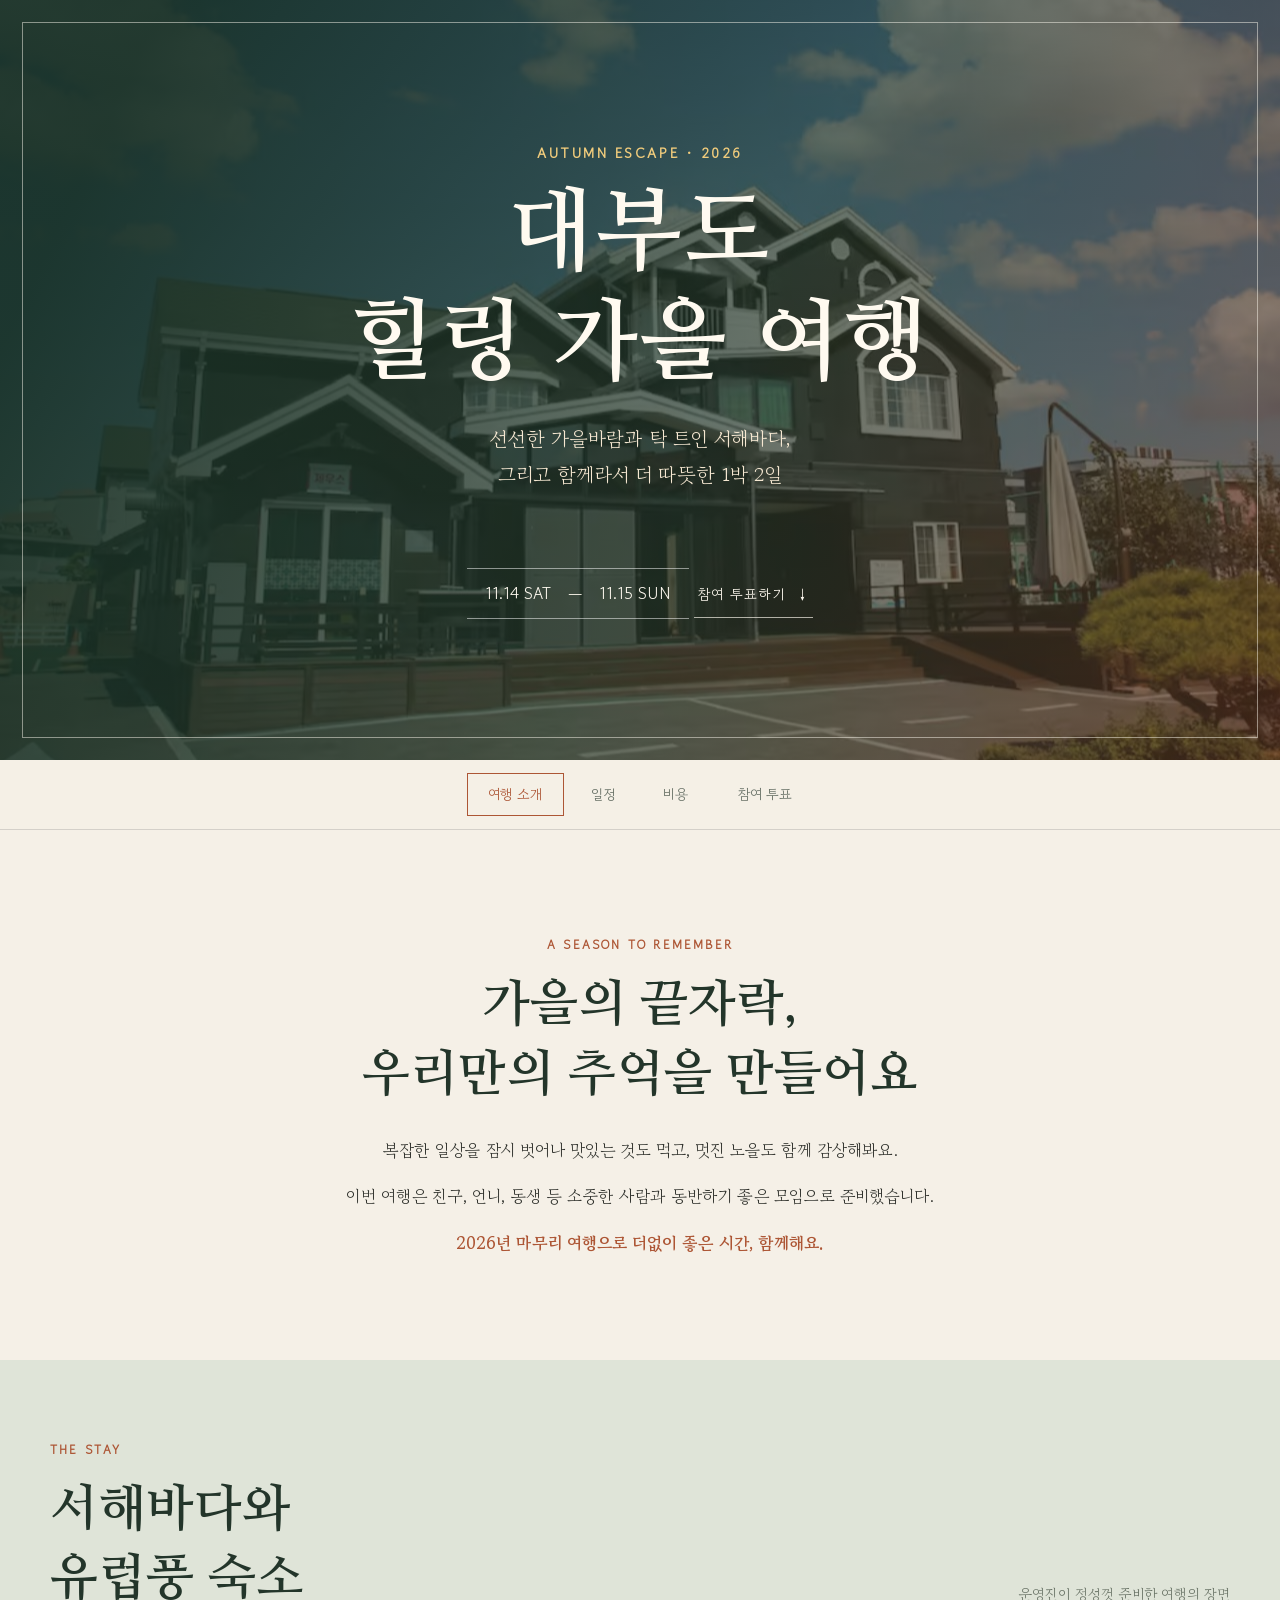
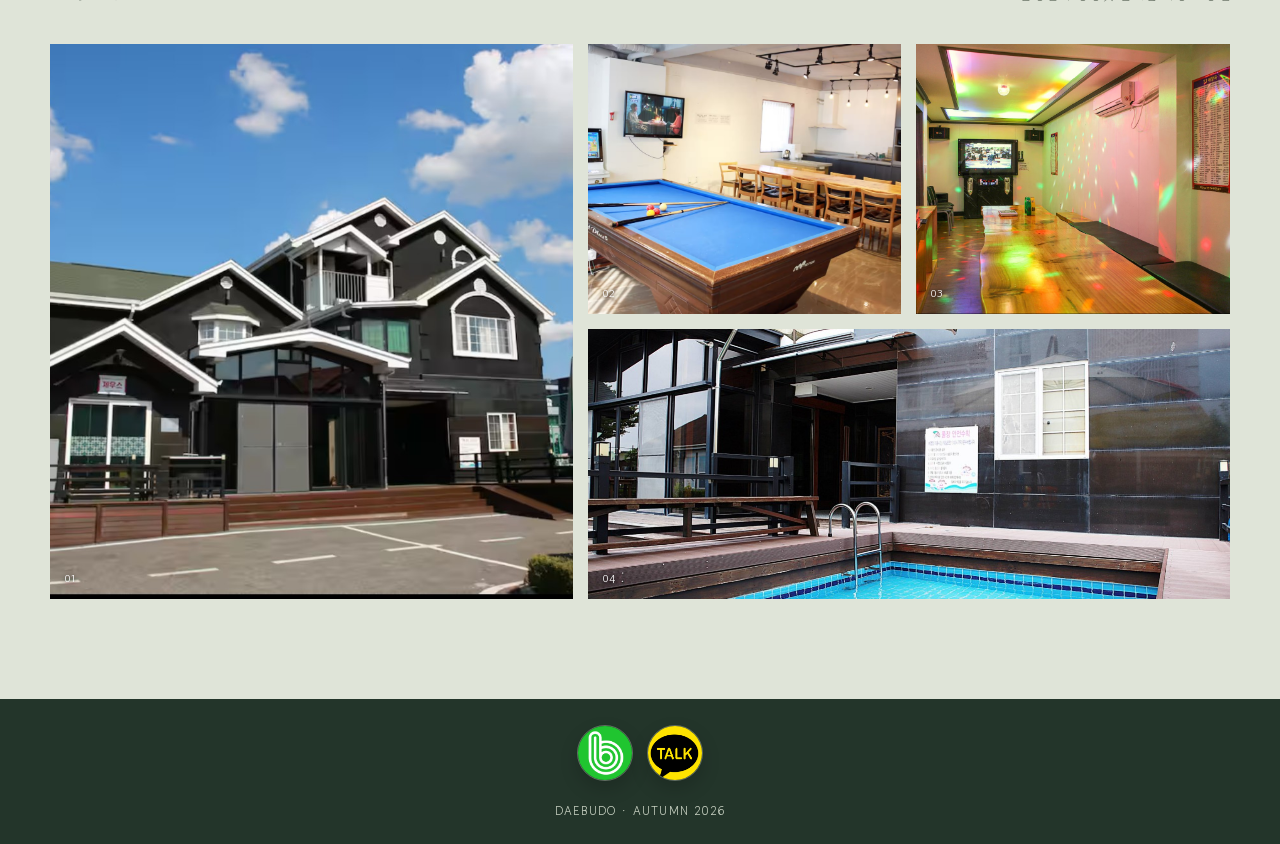
<file: index.html>
<!doctype html>
<html lang="ko">
  <head>
    <meta charset="UTF-8" />
    <meta name="viewport" content="width=device-width, initial-scale=1.0" />
    <meta name="description" content="2026년 11월 대부도 힐링 가을 여행 공지 및 실시간 참여 투표" />
    <meta property="og:type" content="website" />
    <meta property="og:site_name" content="대부도 힐링 가을 여행" />
    <meta property="og:title" content="대부도 힐링 가을 여행" />
    <meta property="og:description" content="2026년 11월 14일(토) ~ 15일(일), 함께하는 서해바다 1박 2일 여행" />
    <meta http-equiv="refresh" content="0; url=./site/" />
    <meta name="robots" content="noindex" />
    <title>대부도 힐링 가을 여행으로 이동 중</title>
    <script>window.location.replace(new URL("./site/", window.location.href).href);</script>
  </head>
  <body><p>공지 및 참여 투표 페이지로 이동합니다. 자동으로 열리지 않으면 <a href="./site/">여기를 누르세요.</a></p></body>
</html>
</file>
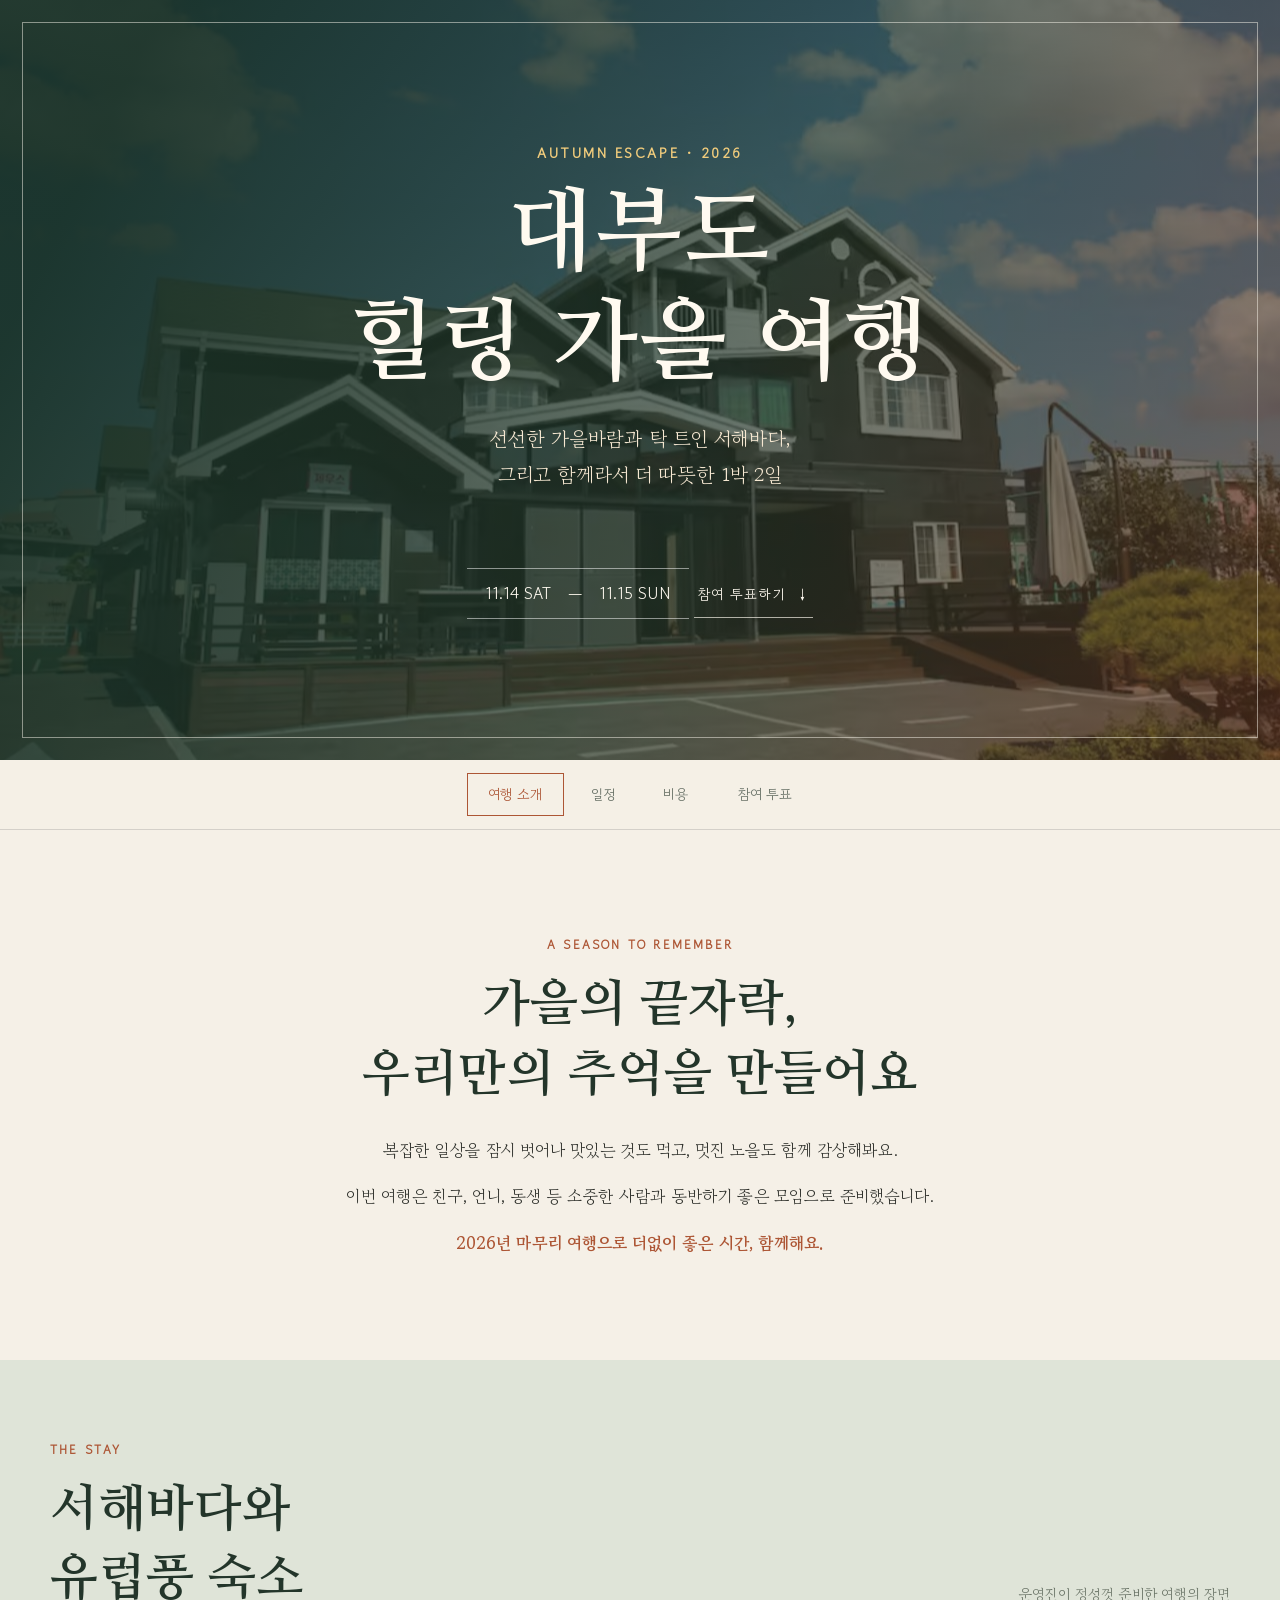
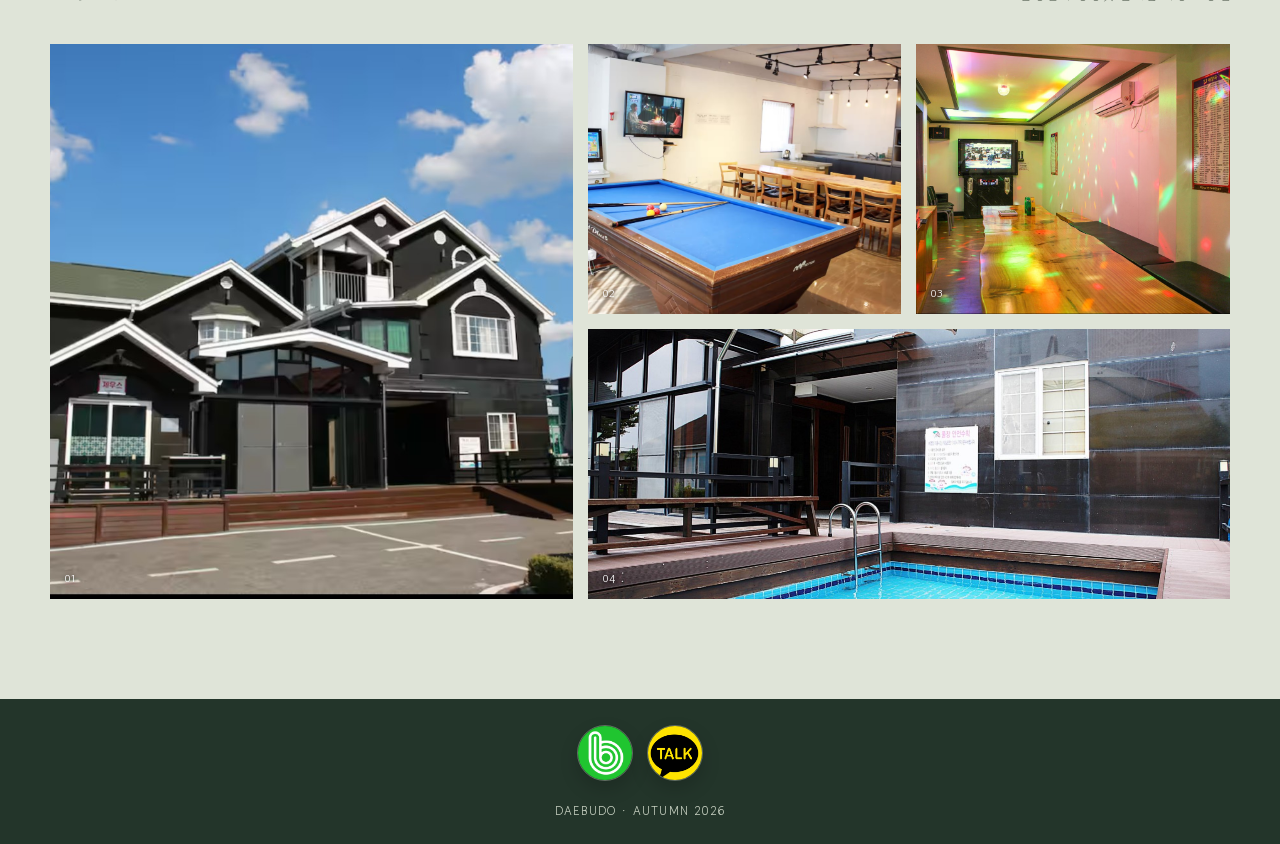
<file: site/index.html>
<!doctype html>
<html lang="ko">
  <head>
    <meta charset="UTF-8" />
    <meta name="viewport" content="width=device-width, initial-scale=1.0" />
    <meta name="theme-color" content="#23352a" />
    <meta name="description" content="2026년 11월 대부도 힐링 가을 여행 공지 및 실시간 참여 투표" />
    <link rel="canonical" href="https://22sorin.github.io/travel-vote---copy/" />
    <meta property="og:type" content="website" />
    <meta property="og:site_name" content="대부도 힐링 가을 여행" />
    <meta property="og:title" content="대부도 힐링 가을 여행" />
    <meta property="og:description" content="2026년 11월 14일(토) ~ 15일(일), 함께하는 서해바다 1박 2일 여행" />
    <meta property="og:url" content="https://22sorin.github.io/travel-vote---copy/" />
    <meta property="og:image" content="https://22sorin.github.io/travel-vote---copy/assets/link-preview.png" />
    <meta property="og:image:alt" content="더검스 시즌2 대부도 힐링 가을 여행" />
    <meta name="twitter:card" content="summary_large_image" />
    <meta name="twitter:title" content="대부도 힐링 가을 여행" />
    <meta name="twitter:description" content="2026년 11월 14일(토) ~ 15일(일), 함께하는 서해바다 1박 2일 여행" />
    <meta name="twitter:image" content="https://22sorin.github.io/travel-vote---copy/assets/link-preview.png" />
    <meta name="twitter:image:alt" content="더검스 시즌2 대부도 힐링 가을 여행" />
    <title>대부도 힐링 가을 여행</title>
    <link rel="preconnect" href="https://fonts.googleapis.com" />
    <link rel="preconnect" href="https://fonts.gstatic.com" crossorigin />
    <link href="https://fonts.googleapis.com/css2?family=Gowun+Batang:wght@400;700&family=Gowun+Dodum&family=Nanum+Myeongjo:wght@400;700;800&family=Outfit:wght@500;600;700&display=swap" rel="stylesheet" />
    <link rel="stylesheet" href="./styles.css" />
  </head>
  <body>
    <header class="hero" id="top">
      <div class="hero-content">
        <p class="eyebrow light">AUTUMN ESCAPE · 2026</p>
        <h1>대부도<br />힐링 가을 여행</h1>
        <p class="hero-lead">선선한 가을바람과 탁 트인 서해바다,<br />그리고 함께라서 더 따뜻한 1박 2일</p>
        <div class="date-ribbon"><span>11.14 SAT</span><span aria-hidden="true">—</span><span>11.15 SUN</span></div>
        <button class="hero-cta tab-shortcut" type="button" data-panel="vote-panel">참여 투표하기 <span aria-hidden="true">↓</span></button>
      </div>
    </header>

    <nav class="tabs" role="tablist" aria-label="여행 안내 메뉴">
      <button class="tab" id="tab-intro" type="button" role="tab" aria-selected="true" aria-controls="intro-panel" data-panel="intro-panel">여행 소개</button>
      <button class="tab" id="tab-schedule" type="button" role="tab" aria-selected="false" aria-controls="schedule-panel" data-panel="schedule-panel">일정</button>
      <button class="tab" id="tab-cost" type="button" role="tab" aria-selected="false" aria-controls="cost-panel" data-panel="cost-panel">비용</button>
      <button class="tab vote-tab" id="tab-vote" type="button" role="tab" aria-selected="false" aria-controls="vote-panel" data-panel="vote-panel">참여 투표</button>
    </nav>

    <main>
      <div class="tab-panel" id="intro-panel" role="tabpanel" aria-labelledby="tab-intro">
      <section class="intro section" id="story" aria-labelledby="story-title">
        <p class="section-label">A SEASON TO REMEMBER</p>
        <h2 id="story-title">가을의 끝자락,<br />우리만의 추억을 만들어요</h2>
        <p>복잡한 일상을 잠시 벗어나 맛있는 것도 먹고, 멋진 노을도 함께 감상해봐요.</p>
        <p>이번 여행은 친구, 언니, 동생 등 소중한 사람과 동반하기 좋은 모임으로 준비했습니다.</p>
        <p class="emphasis">2026년 마무리 여행으로 더없이 좋은 시간, 함께해요.</p>
      </section>

      <section class="gallery-wrap" aria-labelledby="gallery-title">
        <div class="gallery-heading">
          <div><p class="section-label">THE STAY</p><h2 id="gallery-title">서해바다와<br />유럽풍 숙소</h2></div>
          <p class="gallery-note">운영진이 정성껏 준비한 여행의 장면</p>
        </div>
        <div class="gallery">
          <figure class="photo"><img src="./assets/daebudo-1.png" alt="대부도의 가을 풍경" /><figcaption>01</figcaption></figure>
          <figure class="photo"><img src="./assets/daebudo-2.png" alt="대부도 숙소 전경" /><figcaption>02</figcaption></figure>
          <figure class="photo"><img src="./assets/daebudo-3.png" alt="여행지의 아름다운 모습" /><figcaption>03</figcaption></figure>
          <figure class="photo"><img src="./assets/daebudo-4.png" alt="유럽풍 숙소의 모습" /><figcaption>04</figcaption></figure>
        </div>
      </section>

      </div>

      <section class="details section tab-panel" id="schedule-panel" role="tabpanel" aria-labelledby="tab-schedule" hidden>
        <div class="details-heading"><p class="section-label">PENSION ITINERARY</p><h2 id="schedule-title">펜션 일정</h2></div>
        <div class="schedule-list">
          <div class="schedule-item"><span>01</span><strong>🥩 토마호크 숯불구이 맛있게 먹기</strong></div>
          <div class="schedule-item"><span>02</span><strong>🍠 고구마도 함께 구워 먹기</strong></div>
          <div class="schedule-item"><span>03</span><strong>🎮 다 같이 게임하기*</strong></div>
          <div class="schedule-item"><span>04</span><strong>🏊‍♂️ 🎱 펜션 시설 충분히 즐기기</strong></div>
          <div class="schedule-item"><span>05</span><strong>☕ 다음 날 오전, 커피 한잔으로 여유롭게 마무리하기</strong></div>
        </div>
        <div class="notice">참석자들만을 위한 별도의 방을 만들어 위치 및 장소명을 안내드릴 예정입니다.</div>
      </section>

      <section class="cost-section tab-panel" id="cost-panel" role="tabpanel" aria-labelledby="tab-cost" hidden>
        <div class="details-heading"><p class="section-label">PARTICIPATION FEE</p><h2 id="cost-title">비용 관련</h2></div>
        <div class="cost-lead">
          <p><strong>회비 및 계좌번호</strong></p><p class="cost-amount">10만원</p>
          <div class="account-copy-row"><p class="account-line">계좌번호: 카카오뱅크 3333-36-7183445<br /><span>(예금주 : ㄱㅁㅅ)</span></p><button id="account-copy-button" class="account-copy-button" type="button" data-copy-value="3333367183445">복사</button></div>
          <p id="account-copy-message" class="account-copy-message" aria-live="polite"></p>
          <p>닉네임 반드시 표시하여 입금<br />(혹시 못하시면 김24 일창 주세요)</p>
        </div>
        <div class="discount-list">
          <div class="discount-item"><h3>A그룹</h3><p>시디분 3만원 할인(검스) / 시디분 2만원 할인(검스 아닐 경우)</p></div>
          <div class="discount-item"><h3>B그룹</h3><p>검스 카톡방 분과 동승하여 승용차로 오시는 분: 1만원 할인 (중복 가능)</p></div>
          <div class="discount-item"><h3>C그룹</h3><p>시디친구 동반 할인 50%(게스트인 경우 5만원) + 검스 카톡방 A그룹 / B그룹 할인<br />친구분(5만원) + A그룹(7만원) = 12만원 / 2, 각자 6만원</p></div>
          <div class="discount-item"><h3>D그룹 (운영진)</h3><p>자동 1만원 할인</p></div>
          <div class="discount-item"><h3>E그룹</h3><p>고기 굽는 분 / 여행에서 운영자를 도와주시는 분들(리더 판단): 20~30% 할인 (후불제)</p></div>
        </div>
        <p class="caution"><strong>* 주의사항</strong><br />찬조 금액은 단돈 100원이라도 감사히 잘 쓰겠습니다.</p>
      </section>

      <section class="vote-section tab-panel" id="vote-panel" role="tabpanel" aria-labelledby="tab-vote" hidden>
        <div class="vote-heading"><p class="section-label">DAEBUDO TRIP · LIVE VOTE</p><h2 id="vote-section-title">대부도 여행, 함께할까요?</h2><p>참여 의사를 남기면 현황과 참여자 목록에 실시간으로 반영됩니다.</p></div>
        <div id="setup-note" class="setup-note" hidden role="alert">아직 연결 설정이 되지 않았습니다. <code>site/config.js</code>에 Supabase 프로젝트 정보를 넣은 뒤 다시 열어 주세요.</div>

        <section class="dashboard" aria-labelledby="results-title">
          <div class="section-heading"><div><p class="eyebrow">LIVE RESULTS</p><h3 id="results-title">실시간 참여 현황</h3></div><p id="connection-status" class="connection-status" aria-live="polite">연결 준비 중</p></div>
          <div class="result-layout">
            <div class="chart-card"><div id="donut" class="donut empty" style="--lover-angle: 0deg" role="img" aria-label="성별 분류 투표 비율 그래프"><div class="donut-center"><strong id="total-count">0</strong><span>전체 참여자</span></div></div><div class="legend" aria-label="그래프 범례"><div><span class="legend-dot lover-dot"></span><span>러버</span><strong id="lover-percent">0%</strong></div><div><span class="legend-dot other-dot"></span><span>CD · MTF · TG</span><strong id="other-percent">0%</strong></div></div></div>
            <div class="count-card"><div class="count-row lover-row"><span class="count-label"><i></i>러버</span><strong id="lover-count">0명</strong><span id="lover-ratio" class="ratio">0%</span></div><div class="bar-track" aria-hidden="true"><span id="lover-bar" class="lover-bar"></span></div><div class="count-row other-row"><span class="count-label"><i></i>CD · MTF · TG</span><strong id="other-count">0명</strong><span id="other-ratio" class="ratio">0%</span></div><div class="bar-track" aria-hidden="true"><span id="other-bar" class="other-bar"></span></div><p class="update-time" id="updated-at">아직 참여자가 없습니다</p></div>
          </div>
        </section>

        <div class="content-grid">
          <section class="panel vote-panel" aria-labelledby="vote-title">
            <p class="eyebrow">ADD YOUR VOTE</p><h3 id="vote-title">참여 의사 남기기</h3><p class="panel-intro">이름과 성별 분류는 참여자 목록에 공개됩니다.</p><p class="panel-intro highlight">여행 날짜는 2026년 11월 14일(토) ~ 15일(일)이며, 회비는 10만원입니다.</p>
            <form id="vote-form" novalidate>
              <label for="voter-name">이름</label><input id="voter-name" name="name" type="text" maxlength="40" autocomplete="name" placeholder="공개할 이름" required />
              <fieldset><legend>성별 분류</legend><div class="gender-options"><label><input type="radio" name="gender" value="lover" required /><span>러버</span></label><label><input type="radio" name="gender" value="cd" /><span>CD</span></label><label><input type="radio" name="gender" value="mtf" /><span>MTF</span></label><label><input type="radio" name="gender" value="tg" /><span>TG</span></label></div></fieldset>
              <label for="vote-password">내 투표 삭제용 비밀번호</label><input id="vote-password" name="password" type="password" minlength="4" maxlength="72" autocomplete="new-password" placeholder="4자 이상, 투표 후에도 기억해 주세요" required />
              <button class="primary-button" type="submit">참여 투표하기 <span aria-hidden="true">→</span></button><p id="vote-message" class="form-message" aria-live="polite"></p>
            </form>
          </section>
          <section class="panel people-panel" aria-labelledby="people-title">
            <div class="people-heading"><div><p class="eyebrow">WHO'S IN</p><h3 id="people-title">참여자</h3></div><span id="people-count" class="people-count">0명</span></div>
            <p class="panel-intro">방금 남겨진 이름과 분류가 실시간으로 표시됩니다.</p><ul id="participant-list" class="participant-list" aria-live="polite"></ul><p id="empty-participants" class="empty-state">첫 번째 여행 메이트가 되어 주세요.</p>
          </section>
        </div>

        <section class="manage-area" aria-label="투표 관리">
          <div id="own-vote-card" class="manage-card"><div><p class="eyebrow">MY VOTE</p><h3>내 투표 삭제</h3><p>투표할 때 사용한 이름과 비밀번호를 입력하면 본인 투표를 삭제할 수 있습니다.</p></div><form id="own-delete-form" class="inline-form"><label for="own-delete-name">투표한 이름</label><label for="own-delete-password">삭제용 비밀번호</label><input id="own-delete-name" type="text" maxlength="40" required autocomplete="name" /><input id="own-delete-password" type="password" minlength="4" maxlength="72" required autocomplete="current-password" /><button class="outline-button" type="submit">내 투표 삭제</button></form><p id="own-delete-message" class="form-message" aria-live="polite"></p></div>
          <section id="admin-console" class="admin-console" hidden aria-label="관리 도구"><p>참여자 카드에서 삭제 대상을 고른 뒤 마스터 비밀번호를 입력하세요.</p><form id="admin-delete-form" class="admin-form"><label for="admin-vote-id">삭제할 투표번호</label><input id="admin-vote-id" type="text" placeholder="참여자 목록에서 선택" required /><label for="admin-password">마스터 비밀번호</label><input id="admin-password" type="password" required autocomplete="current-password" /><button class="danger-button" type="submit">투표 삭제</button></form><p id="admin-message" class="form-message" aria-live="polite"></p></section>
        </section>
      </section>
    </main>

    <footer><div class="community-links" aria-label="커뮤니티 바로가기"><a class="community-link" href="https://band.us/@thegums" target="_blank" rel="noopener noreferrer" aria-label="BAND 모임 열기"><img src="./assets/band.png" alt="BAND" /></a><a class="community-link" href="https://open.kakao.com/o/gIXZodLi" target="_blank" rel="noopener noreferrer" aria-label="카카오톡 오픈채팅 열기"><img src="./assets/talk.png" alt="카카오톡" /></a></div><p>DAEBUDO · AUTUMN 2026</p></footer>
    <template id="participant-template"><li class="participant"><span class="person-badge" aria-hidden="true"></span><div class="person-copy"><strong></strong><span></span></div><button class="admin-pick" type="button" hidden>삭제</button></li></template>
    <script src="./config.js"></script>
    <script type="module" src="./app.js"></script>
  </body>
</html>
</file>
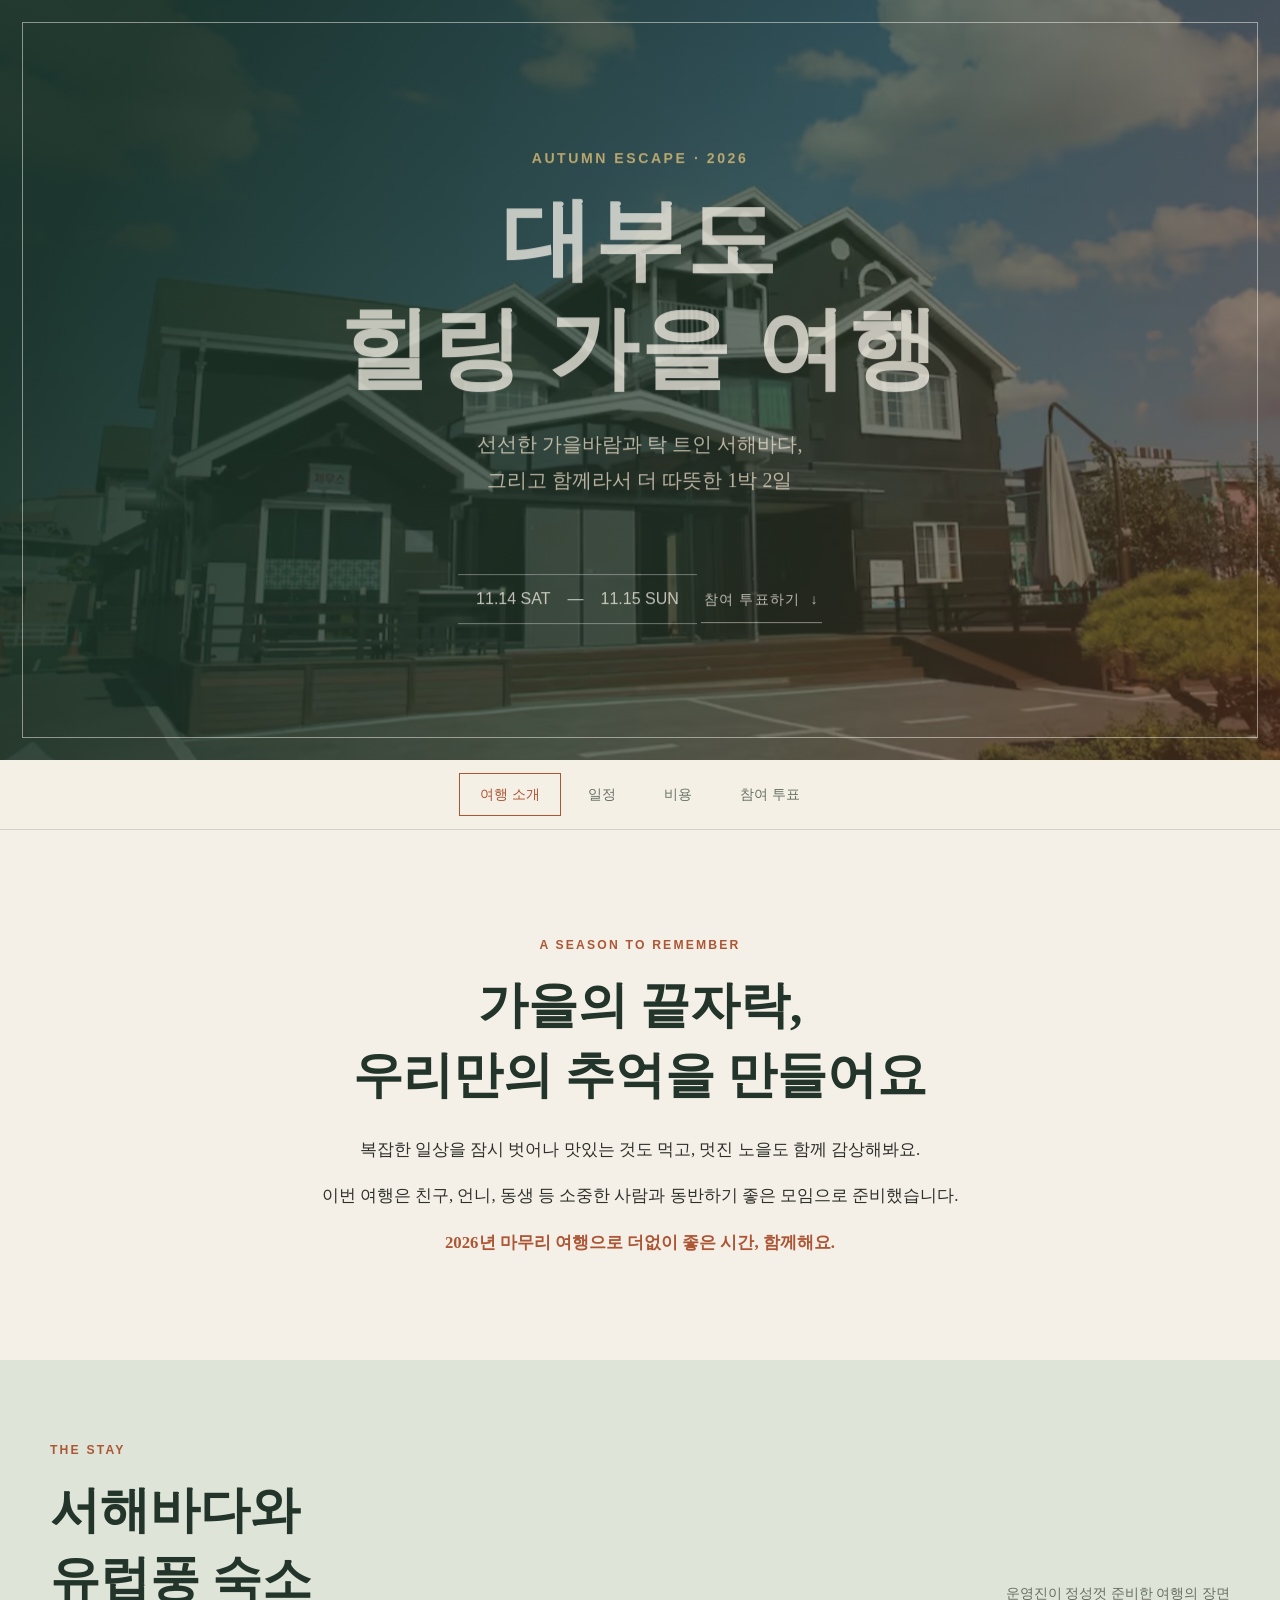
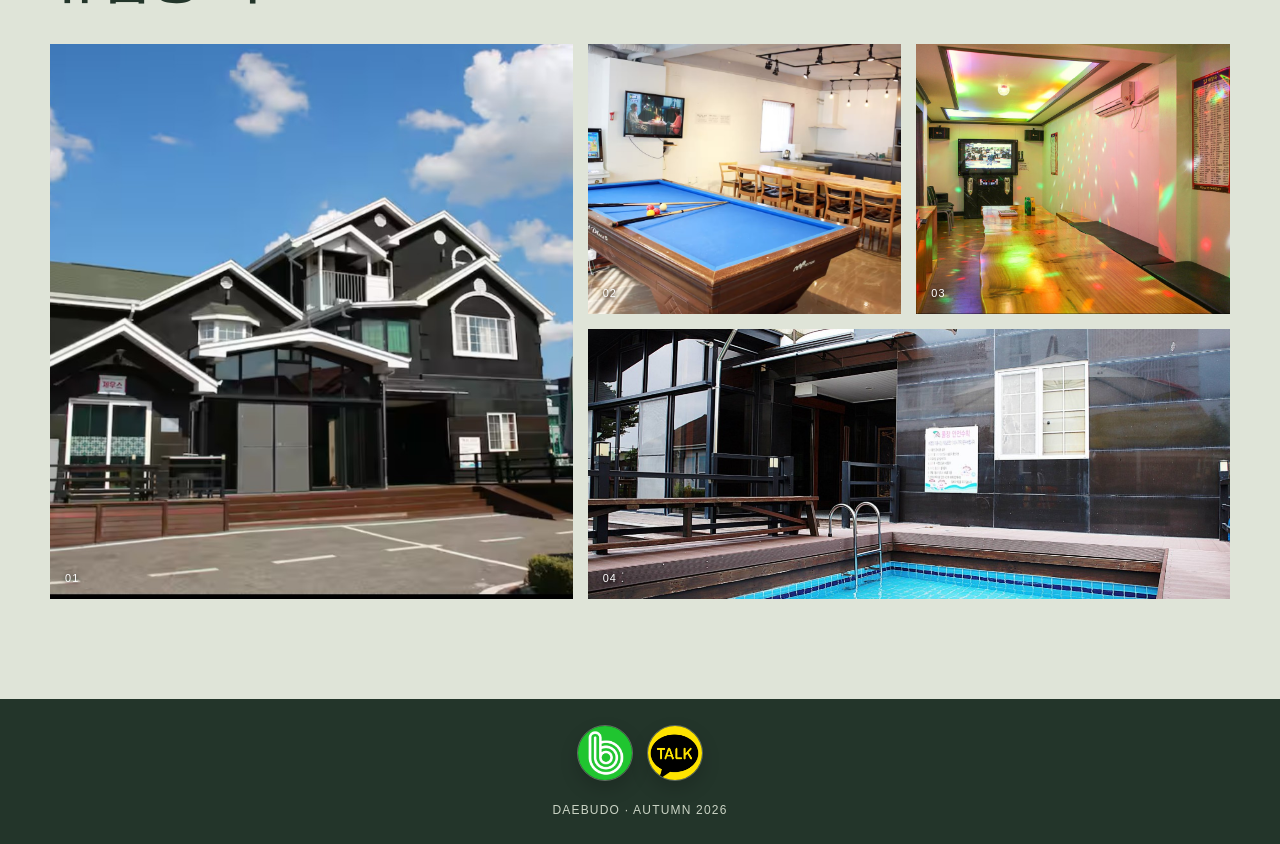
<file: site/site/index.html>
<!doctype html>
<html lang="ko">
  <head>
    <meta charset="UTF-8" />
    <meta http-equiv="refresh" content="0; url=../" />
    <link rel="canonical" href="https://22sorin.github.io/travel-vote---copy/" />
    <title>대부도 힐링 가을 여행</title>
  </head>
  <body>
    <p><a href="../">대부도 힐링 가을 여행으로 이동합니다.</a></p>
  </body>
</html>
</file>
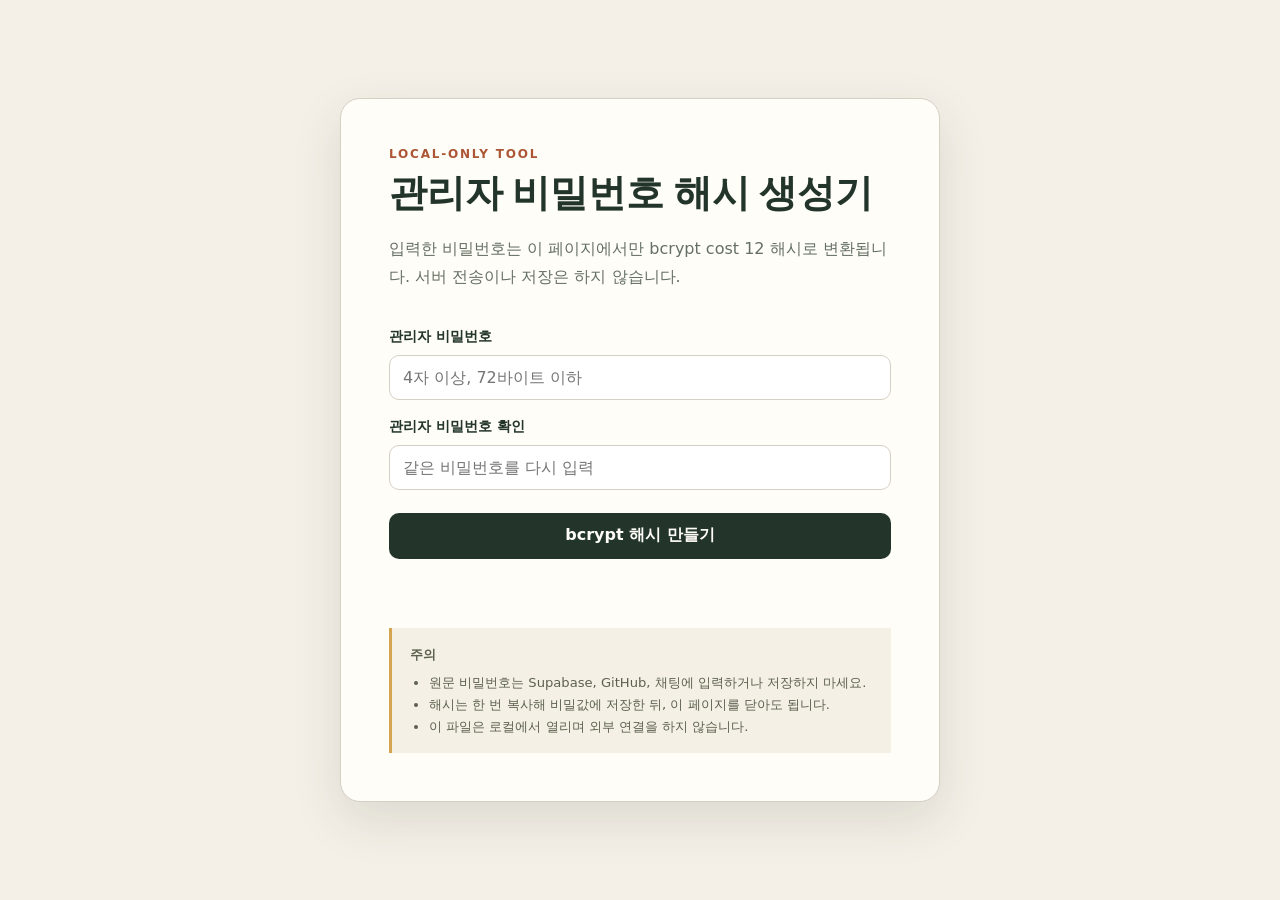
<file: site/admin-hash.html>
<!doctype html>
<html lang="ko">
  <head>
    <meta charset="UTF-8" />
    <meta name="viewport" content="width=device-width, initial-scale=1.0" />
    <meta name="robots" content="noindex, nofollow" />
    <meta http-equiv="Content-Security-Policy" content="default-src 'self'; script-src 'self'; style-src 'self'; connect-src 'none'; img-src 'none'; object-src 'none'; base-uri 'none'; form-action 'none'" />
    <title>관리자 비밀번호 해시 생성기</title>
    <link rel="stylesheet" href="./admin-hash.css" />
  </head>
  <body>
    <main class="card">
      <p class="eyebrow">LOCAL-ONLY TOOL</p>
      <h1>관리자 비밀번호 해시 생성기</h1>
      <p class="intro">입력한 비밀번호는 이 페이지에서만 bcrypt cost 12 해시로 변환됩니다. 서버 전송이나 저장은 하지 않습니다.</p>

      <form id="hash-form" novalidate>
        <label for="master-password">관리자 비밀번호</label>
        <input id="master-password" type="password" minlength="4" maxlength="72" autocomplete="new-password" placeholder="4자 이상, 72바이트 이하" required />

        <label for="master-password-confirm">관리자 비밀번호 확인</label>
        <input id="master-password-confirm" type="password" minlength="4" maxlength="72" autocomplete="new-password" placeholder="같은 비밀번호를 다시 입력" required />

        <button id="generate-button" type="submit">bcrypt 해시 만들기</button>
        <p id="message" class="message" aria-live="polite"></p>
      </form>

      <section id="result-section" hidden aria-labelledby="result-title">
        <h2 id="result-title">Supabase에 넣을 값</h2>
        <p><code>VOTE_MASTER_PASSWORD_HASH</code>의 값으로 아래 전체를 복사하세요.</p>
        <textarea id="hash-output" rows="3" readonly aria-label="생성된 bcrypt 해시"></textarea>
        <button id="copy-button" class="outline" type="button">해시 복사하기</button>
      </section>

      <div class="notice">
        <strong>주의</strong>
        <ul>
          <li>원문 비밀번호는 Supabase, GitHub, 채팅에 입력하거나 저장하지 마세요.</li>
          <li>해시는 한 번 복사해 비밀값에 저장한 뒤, 이 페이지를 닫아도 됩니다.</li>
          <li>이 파일은 로컬에서 열리며 외부 연결을 하지 않습니다.</li>
        </ul>
      </div>
    </main>
    <script src="./vendor/bcrypt.js"></script>
    <script src="./admin-hash.js"></script>
  </body>
</html>
</file>
<file: site/styles.css>
:root {
  --forest: #23352a;
  --forest-dark: #17271e;
  --ink: #2e302b;
  --rust: #ad5635;
  --gold: #d5a451;
  --paper: #f5f0e7;
  --paper-deep: #e7e1d5;
  --sage: #dfe4d8;
  --line: rgba(46, 48, 43, .16);
  --white: #fffaf0;
  --blue: #3b6f9d;
  --blue-soft: #e5eef5;
  --pink: #b65d75;
  --pink-soft: #f8e8ed;
  --shadow: 0 18px 48px rgba(35, 53, 42, .12);
}

* { box-sizing: border-box; }
html { scroll-behavior: smooth; scroll-padding-top: 66px; }
body { margin: 0; color: var(--ink); background: var(--paper); font-family: "Gowun Batang", serif; line-height: 1.8; }
button, input { font: inherit; }
button { cursor: pointer; }
[hidden] { display: none !important; }
h1, h2, h3, p { margin-top: 0; }
h1, h2, h3 { font-family: "Nanum Myeongjo", serif; }

.hero { min-height: min(760px, 100vh); display: grid; place-items: center; padding: 48px 24px; position: relative; overflow: hidden; color: var(--white); background: linear-gradient(115deg, rgba(24, 48, 37, .94) 10%, rgba(37, 56, 43, .70) 55%, rgba(93, 52, 35, .62)), url("./assets/daebudo-1.png") center / cover; }
.hero::before { content: ""; position: absolute; inset: 22px; border: 1px solid rgba(255, 250, 240, .48); pointer-events: none; }
.hero-content { max-width: 920px; position: relative; text-align: center; animation: rise .9s ease both; }
.eyebrow, .section-label { margin-bottom: 14px; color: var(--rust); font-family: "Gowun Dodum", sans-serif; font-size: .76rem; font-weight: 700; letter-spacing: .18em; }
.eyebrow.light { color: #f1cc7c; font-size: .88rem; }
h1 { margin-bottom: 22px; font-size: clamp(2.8rem, 7vw, 6.3rem); line-height: 1.22; letter-spacing: .02em; }
.hero-lead { max-width: 650px; margin: 0 auto 34px; font-size: clamp(1rem, 2vw, 1.25rem); color: #f6e8d2; }
.date-ribbon { display: inline-flex; gap: 17px; align-items: center; padding: 10px 18px; border-top: 1px solid rgba(255, 255, 255, .5); border-bottom: 1px solid rgba(255, 255, 255, .5); font-family: "Gowun Dodum", sans-serif; font-size: 1rem; }
.hero-cta { display: inline-flex; align-items: center; gap: 10px; margin-top: 45px; padding: 10px 3px; border: 0; border-bottom: 1px solid rgba(255, 250, 240, .65); color: var(--white); background: transparent; font-family: "Gowun Dodum", sans-serif; font-size: .88rem; letter-spacing: .09em; transition: color .2s, transform .2s; }
.hero-cta:hover, .hero-cta:focus-visible { color: #f1cc7c; transform: translateY(-2px); outline: none; }

.tabs { position: sticky; top: 0; z-index: 10; display: flex; justify-content: center; gap: 6px; padding: 13px 16px; border-bottom: 1px solid var(--line); background: rgba(245, 240, 231, .96); backdrop-filter: blur(10px); }
.tabs button { padding: 8px 20px; border: 1px solid transparent; color: #687166; background: transparent; font-family: "Gowun Dodum", sans-serif; font-size: .88rem; transition: color .2s, border-color .2s, background .2s; }
.tabs button:hover, .tabs button:focus-visible, .tabs button[aria-selected="true"] { border-color: var(--rust); color: var(--rust); outline: none; }

.section { max-width: 920px; margin: 0 auto; padding: 105px 24px 86px; }
.intro { text-align: center; }
h2 { margin-bottom: 25px; color: var(--forest); font-size: clamp(1.9rem, 4vw, 3.1rem); line-height: 1.4; }
.intro > p:not(.section-label) { max-width: 700px; margin: 0 auto 16px; font-size: 1.05rem; }
.intro .emphasis { margin-top: 29px; color: var(--rust); font-weight: 700; font-size: 1.18rem; }

.gallery-wrap { padding: 80px 24px 100px; background: var(--sage); }
.gallery-heading { display: flex; justify-content: space-between; align-items: end; gap: 20px; width: min(1180px, 100%); margin: 0 auto 30px; }
.gallery-heading h2 { margin-bottom: 0; }
.gallery-note { margin: 0 0 8px; color: #667063; font-size: .9rem; }
.gallery { display: grid; grid-template-columns: 1.25fr .75fr .75fr; grid-template-rows: 270px 270px; gap: 15px; max-width: 1180px; margin: auto; }
.photo { position: relative; margin: 0; overflow: hidden; background: #c3cdbd; }
.photo:first-child { grid-row: span 2; }
.photo:nth-child(4) { grid-column: 2 / span 2; }
.photo img { display: block; width: 100%; height: 100%; object-fit: cover; transition: transform .6s ease; }
.photo:hover img { transform: scale(1.04); }
.photo figcaption { position: absolute; bottom: 11px; left: 15px; color: white; font-family: "Gowun Dodum", sans-serif; font-size: .68rem; letter-spacing: .1em; text-shadow: 0 1px 4px #000; }

.details-heading { max-width: 760px; margin: 0 auto 48px; text-align: center; }
.details-heading h2 { margin-bottom: 0; }
.schedule-list, .discount-list { max-width: 760px; margin: 0 auto; border-top: 1px solid var(--line); }
.schedule-item { display: flex; align-items: center; gap: 22px; padding: 22px 8px; border-bottom: 1px solid var(--line); font-family: "Nanum Myeongjo", serif; font-size: 1.15rem; }
.schedule-item span { min-width: 42px; color: var(--rust); font-family: "Gowun Dodum", sans-serif; font-size: .78rem; letter-spacing: .12em; }
.notice { max-width: 760px; margin: 38px auto 0; padding: 25px 28px; border-left: 4px solid var(--gold); background: var(--paper-deep); font-size: .94rem; }
.cost-section { padding: 95px 24px 100px; background: #eee9df; }
.cost-lead { max-width: 760px; margin: 0 auto 38px; padding: 28px 30px; border-left: 4px solid var(--gold); background: var(--paper); }
.cost-lead p { margin: 0 0 8px; }.cost-lead p:last-child { margin-bottom: 0; }
.cost-amount { color: var(--rust); font-family: "Nanum Myeongjo", serif; font-size: 2rem; font-weight: 800; }
.account-copy-row { display: flex; align-items: center; gap: 14px; margin: 12px 0 2px; }.account-copy-row .account-line { margin: 0; line-height: 1.7; }.account-line span { color: #687166; font-size: .9rem; }.account-copy-button { flex: 0 0 auto; min-height: 38px; padding: 0 15px; border: 1px solid var(--forest); border-radius: 9px; color: var(--forest); background: transparent; font-family: "Gowun Dodum", sans-serif; font-weight: 700; cursor: pointer; transition: color .15s, background .15s; }.account-copy-button:hover, .account-copy-button:focus-visible { color: white; background: var(--forest); outline: none; }.account-copy-message { min-height: 18px; margin: 0 0 8px !important; color: #23824d; font-family: "Gowun Dodum", sans-serif; font-size: .78rem; }
.discount-item { padding: 24px 8px; border-bottom: 1px solid var(--line); }
.discount-item h3 { margin: 0 0 6px; color: var(--forest); font-size: 1.1rem; }.discount-item p { margin: 0; font-size: .96rem; }
.caution { max-width: 760px; margin: 38px auto 0; color: var(--rust); font-size: .94rem; }

.vote-section { padding: 105px max(24px, calc((100vw - 1120px) / 2)) 86px; background: #edf0e7; }
.vote-heading { max-width: 670px; margin: 0 auto 40px; text-align: center; }
.vote-heading h2 { margin-bottom: 14px; }.vote-heading > p:last-child { margin: 0; color: #5e685c; }
.setup-note { max-width: 760px; margin: 0 auto 22px; padding: 14px 17px; border: 1px solid #e8c778; border-radius: 12px; color: #775f22; background: #fff8e5; font-family: "Gowun Dodum", sans-serif; font-size: .88rem; }
.dashboard, .panel, .manage-card { border: 1px solid rgba(35, 53, 42, .15); border-radius: 18px; background: var(--white); box-shadow: var(--shadow); }
.dashboard { padding: 31px; }.section-heading, .people-heading { display: flex; align-items: start; justify-content: space-between; gap: 16px; }
.dashboard h3, .panel h3, .manage-card h3 { margin: 0; color: var(--forest); font-size: 1.45rem; line-height: 1.3; }
.connection-status { margin: 5px 0 0; color: #687166; font-family: "Gowun Dodum", sans-serif; font-size: .8rem; }.connection-status::before { content: ""; display: inline-block; width: 8px; height: 8px; margin-right: 7px; border-radius: 50%; background: #aab2bf; }.connection-status.connected::before { background: #3d9663; box-shadow: 0 0 0 4px #e4f6eb; }
.result-layout { display: grid; grid-template-columns: .95fr 1.05fr; gap: 52px; align-items: center; margin-top: 27px; }.chart-card { display: flex; flex-direction: column; align-items: center; }
.donut { --lover-angle: 0deg; position: relative; display: grid; width: 202px; height: 202px; place-items: center; border-radius: 50%; background: conic-gradient(var(--blue) 0deg var(--lover-angle), var(--pink) var(--lover-angle) 360deg); transition: background .45s ease; }.donut.empty { background: #e7e9e5; }.donut::after { content: ""; position: absolute; inset: 25px; border-radius: 50%; background: var(--white); }.donut-center { position: relative; z-index: 1; display: grid; text-align: center; }.donut-center strong { font: 700 2.3rem/1 "Outfit", sans-serif; letter-spacing: -.07em; }.donut-center span { margin-top: 6px; color: #687166; font-family: "Gowun Dodum", sans-serif; font-size: .76rem; }
.legend { display: flex; flex-wrap: wrap; justify-content: center; gap: 10px 23px; margin-top: 20px; font-family: "Gowun Dodum", sans-serif; font-size: .83rem; }.legend div { display: flex; align-items: center; gap: 6px; }.legend strong { font-family: "Outfit", sans-serif; }.legend-dot { width: 9px; height: 9px; border-radius: 50%; }.lover-dot { background: var(--blue); }.other-dot { background: var(--pink); }
.count-card { display: grid; gap: 10px; }.count-row { display: grid; grid-template-columns: 1fr auto auto; align-items: baseline; gap: 11px; margin-top: 6px; font-family: "Gowun Dodum", sans-serif; }.count-row strong { font: 600 1.2rem "Outfit", sans-serif; }.ratio, .update-time { color: #687166; font: .82rem "Outfit", sans-serif; }.count-label { display: inline-flex; align-items: center; gap: 7px; }.count-label i { width: 9px; height: 9px; border-radius: 50%; }.lover-row i { background: var(--blue); }.other-row i { background: var(--pink); }.bar-track { height: 10px; overflow: hidden; border-radius: 100px; background: #e9ebe6; }.bar-track span { display: block; width: 0; height: 100%; border-radius: inherit; transition: width .45s ease; }.lover-bar { background: var(--blue); }.other-bar { background: var(--pink); }.update-time { margin: 11px 0 0; }

.content-grid { display: grid; grid-template-columns: 1fr 1fr; gap: 22px; margin-top: 22px; }.panel { padding: 30px; }.panel-intro { margin: 8px 0 18px; color: #687166; font-family: "Gowun Dodum", sans-serif; font-size: .86rem; line-height: 1.65; }.panel-intro.highlight { padding-left: 11px; border-left: 3px solid var(--gold); color: var(--forest); }
form { display: grid; gap: 8px; } label, legend { font-family: "Gowun Dodum", sans-serif; font-size: .84rem; font-weight: 700; } input { width: 100%; min-width: 0; padding: 12px 13px; border: 1px solid #d1d8cf; border-radius: 10px; outline: none; color: var(--ink); background: #fff; transition: border-color .15s, box-shadow .15s; } input:focus { border-color: var(--forest); box-shadow: 0 0 0 4px #e4ece3; } fieldset { margin: 11px 0 4px; padding: 0; border: 0; } legend { margin-bottom: 10px; }.gender-options { display: grid; grid-template-columns: repeat(4, 1fr); gap: 7px; }.gender-options label { position: relative; }.gender-options input { position: absolute; opacity: 0; }.gender-options span { display: block; padding: 10px 5px; border: 1px solid #d1d8cf; border-radius: 10px; color: #687166; text-align: center; font-family: "Gowun Dodum", sans-serif; font-weight: 600; transition: .15s; }.gender-options input:checked + span { border-color: var(--forest); color: var(--forest); background: #e4ece3; box-shadow: inset 0 0 0 1px var(--forest); }
.primary-button, .outline-button, .danger-button { min-height: 46px; border-radius: 11px; font-family: "Gowun Dodum", sans-serif; font-weight: 700; }.primary-button { margin-top: 5px; border: 0; color: var(--white); background: var(--forest); }.primary-button:hover { background: #385442; }.primary-button:disabled, .outline-button:disabled, .danger-button:disabled { cursor: wait; opacity: .55; }.primary-button span { margin-left: 8px; }.form-message { min-height: 18px; margin: 3px 0 0; color: #687166; font-family: "Gowun Dodum", sans-serif; font-size: .78rem; line-height: 1.45; }.form-message.error { color: #b13f55; }.form-message.success { color: #23824d; }
.people-count { padding: 6px 10px; border-radius: 99px; color: var(--forest); background: #e4ece3; font: 600 .85rem "Outfit", sans-serif; }.participant-list { display: grid; gap: 8px; max-height: 418px; margin: 0; padding: 0; overflow-y: auto; list-style: none; }.participant { display: grid; grid-template-columns: auto 1fr auto; align-items: center; gap: 10px; padding: 10px; border: 1px solid #e5e8e2; border-radius: 12px; }.person-badge { width: 29px; height: 29px; border-radius: 50%; background: var(--blue-soft); }.person-copy { display: grid; min-width: 0; gap: 2px; }.person-copy strong { overflow: hidden; font-family: "Gowun Dodum", sans-serif; font-size: .9rem; text-overflow: ellipsis; white-space: nowrap; }.person-copy span { color: #687166; font-family: "Gowun Dodum", sans-serif; font-size: .71rem; }.admin-pick { padding: 5px 7px; border: 1px solid #e7c3ce; border-radius: 7px; color: #a93960; background: #fff7fa; font-family: "Gowun Dodum", sans-serif; font-size: .68rem; }.empty-state { margin: 32px 0; color: #687166; font-family: "Gowun Dodum", sans-serif; text-align: center; font-size: .86rem; }
.manage-area { margin-top: 22px; }.manage-card { display: grid; grid-template-columns: 1fr 1.25fr; gap: 28px; align-items: end; padding: 27px 30px; }.manage-card h3 { font-size: 1.26rem; }.manage-card p:not(.eyebrow) { margin: 7px 0 0; color: #687166; font-family: "Gowun Dodum", sans-serif; font-size: .8rem; line-height: 1.55; }.inline-form { grid-template-columns: repeat(2, minmax(0, 1fr)); align-items: end; }.inline-form button, .inline-form .form-message { grid-column: 1 / -1; }.outline-button { padding: 0 15px; border: 1px solid var(--forest); color: var(--forest); background: white; }.outline-button:hover { background: #f1f5ef; }.admin-console { margin-top: 15px; padding: 21px 22px 22px; border: 1px dashed #e6c0cd; border-radius: 16px; color: #773a50; background: #fff9fb; }.admin-console > p { margin: 0 0 15px; font-family: "Gowun Dodum", sans-serif; font-size: .8rem; }.admin-form { display: grid; grid-template-columns: 1fr 1fr auto; align-items: end; }.admin-form label { grid-row: 1; }.admin-form input, .admin-form button { grid-row: 2; }.danger-button { padding: 0 17px; border: 0; color: white; background: #bd496b; }.danger-button:hover { background: #9e3457; }

footer { padding: 26px 25px 22px; color: #cbd4c5; background: var(--forest); text-align: center; font-family: "Gowun Dodum", sans-serif; font-size: .75rem; letter-spacing: .1em; }.community-links { display: flex; justify-content: center; gap: 14px; margin: 0 0 19px; }.community-link { display: block; overflow: hidden; border: 1px solid rgba(255, 250, 240, .28); border-radius: 50%; line-height: 0; box-shadow: 0 8px 18px rgba(0, 0, 0, .17); transition: transform .15s ease, box-shadow .15s ease; }.community-link:hover, .community-link:focus-visible { transform: translateY(-2px); box-shadow: 0 12px 24px rgba(0, 0, 0, .25); outline: none; }.community-link img { display: block; width: 54px; height: 54px; object-fit: cover; } footer p { margin: 0; }
@keyframes rise { from { opacity: 0; transform: translateY(18px); } to { opacity: 1; transform: translateY(0); } }
@media (max-width: 760px) { .hero { min-height: 88vh; padding: 30px 16px; }.hero::before { inset: 12px; }.date-ribbon { gap: 9px; font-size: .86rem; }.tabs { gap: 1px; padding-right: 8px; padding-left: 8px; }.tabs button { flex: 1; padding: 8px 3px; font-size: .76rem; text-align: center; }.section { padding: 75px 20px 70px; }.gallery-wrap { padding: 65px 16px 75px; }.gallery-heading { display: block; }.gallery-note { margin-top: 4px; }.gallery { grid-template-columns: 1fr 1fr; grid-template-rows: 240px 150px 150px; gap: 9px; }.photo:first-child { grid-row: span 1; grid-column: span 2; }.photo:nth-child(4) { grid-column: span 2; }.schedule-item { gap: 10px; padding: 18px 2px; font-size: .98rem; }.notice, .cost-lead { padding: 20px; }.cost-section { padding: 75px 20px; }.vote-section { padding: 75px 16px 64px; }.dashboard, .panel { padding: 23px; }.result-layout, .content-grid, .manage-card { grid-template-columns: 1fr; gap: 28px; }.count-card { width: 100%; max-width: 450px; margin: 0 auto; }.manage-card { align-items: stretch; }.inline-form, .admin-form { grid-template-columns: 1fr; }.admin-form label, .admin-form input, .admin-form button { grid-row: auto; }.participant-list { max-height: 340px; }.account-copy-row { align-items: flex-start; gap: 10px; }.account-copy-button { margin-top: 2px; } }
@media (max-width: 420px) { .vote-section { padding-right: 11px; padding-left: 11px; }.dashboard, .panel { padding: 20px; }.section-heading { display: block; }.connection-status { margin-top: 13px; }.gender-options { gap: 4px; }.gender-options span { font-size: .74rem; }.donut { width: 180px; height: 180px; }.donut::after { inset: 22px; } }
</file>
<file: site/admin-hash.css>
:root { --ink: #23352a; --muted: #657064; --paper: #f5f0e7; --line: #d5d0c4; --rust: #ad5635; --success: #22744c; }
* { box-sizing: border-box; }
body { display: grid; min-height: 100vh; margin: 0; padding: 24px; place-items: center; color: var(--ink); background: var(--paper); font-family: "Gowun Dodum", system-ui, sans-serif; }
.card { width: min(100%, 600px); padding: clamp(24px, 6vw, 48px); border: 1px solid var(--line); border-radius: 20px; background: #fffdf8; box-shadow: 0 18px 50px rgba(35, 53, 42, .12); }
.eyebrow { margin: 0 0 8px; color: var(--rust); font-size: .75rem; font-weight: 700; letter-spacing: .15em; }
h1, h2 { margin: 0; font-family: "Nanum Myeongjo", serif; } h1 { font-size: clamp(1.75rem, 5vw, 2.35rem); } h2 { font-size: 1.25rem; }
.intro { margin: 16px 0 28px; color: var(--muted); line-height: 1.75; } form { display: grid; gap: 9px; } label { margin-top: 8px; font-size: .9rem; font-weight: 700; }
input, textarea { width: 100%; padding: 12px 13px; border: 1px solid var(--line); border-radius: 10px; color: var(--ink); background: #fff; font: inherit; } input:focus, textarea:focus { border-color: var(--ink); outline: 3px solid #e3eadf; } textarea { margin-top: 10px; resize: vertical; font-family: ui-monospace, monospace; font-size: .78rem; line-height: 1.5; }
button { min-height: 46px; margin-top: 14px; border: 0; border-radius: 10px; color: #fffdf8; background: var(--ink); font: inherit; font-weight: 700; cursor: pointer; } button:hover { background: #385442; } button:disabled { cursor: wait; opacity: .6; }.outline { width: 100%; margin-top: 9px; border: 1px solid var(--ink); color: var(--ink); background: transparent; }.outline:hover { background: #edf3e9; }
.message { min-height: 1.5rem; margin: 6px 0 0; color: var(--muted); font-size: .84rem; }.message.error { color: #ae3c4d; }.message.success { color: var(--success); } #result-section { margin-top: 32px; padding-top: 25px; border-top: 1px solid var(--line); } #result-section p { margin: 8px 0 0; color: var(--muted); font-size: .86rem; line-height: 1.6; }
.notice { margin-top: 30px; padding: 16px 18px; border-left: 3px solid #d5a451; color: #5d604f; background: #f4f0e5; font-size: .82rem; line-height: 1.65; }.notice ul { margin: 7px 0 0; padding-left: 19px; }
</file>
